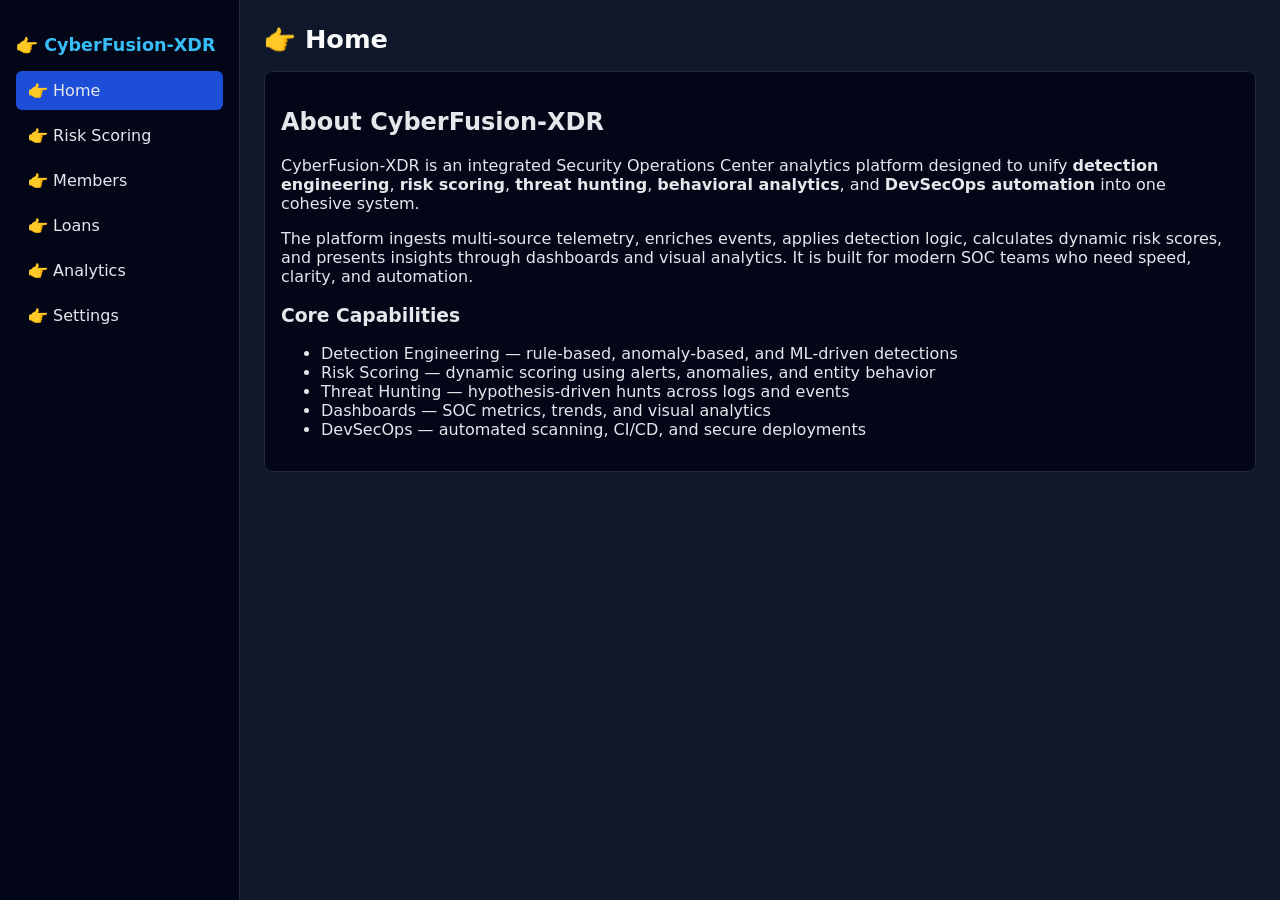
<file: frontend/index.html>
<!DOCTYPE html>
<html>
<head>
  <title>CyberFusion‑XDR | Home</title>
  <link rel="stylesheet" href="styles.css">
</head>
<body>

<div class="sidebar">
  <h2>👉 CyberFusion‑XDR</h2>
  <ul>
    <li class="active" data-target="index.html">👉 Home</li>
    <li data-target="risk-scoring.html">👉 Risk Scoring</li>
    <li data-target="members.html">👉 Members</li>
    <li data-target="loans.html">👉 Loans</li>
    <li data-target="analytics.html">👉 Analytics</li>
    <li data-target="settings.html">👉 Settings</li>
  </ul>
</div>

<div class="main">
  <h1>👉 Home</h1>
 <section>
  <h2>About CyberFusion‑XDR</h2>

  <p>
    CyberFusion‑XDR is an integrated Security Operations Center analytics platform designed to unify 
    <strong>detection engineering</strong>, <strong>risk scoring</strong>, <strong>threat hunting</strong>, 
    <strong>behavioral analytics</strong>, and <strong>DevSecOps automation</strong> into one cohesive system.
  </p>

  <p>
    The platform ingests multi‑source telemetry, enriches events, applies detection logic, calculates 
    dynamic risk scores, and presents insights through dashboards and visual analytics. It is built for 
    modern SOC teams who need speed, clarity, and automation.
  </p>

  <h3>Core Capabilities</h3>
  <ul>
    <li>Detection Engineering — rule‑based, anomaly‑based, and ML‑driven detections</li>
    <li>Risk Scoring — dynamic scoring using alerts, anomalies, and entity behavior</li>
    <li>Threat Hunting — hypothesis‑driven hunts across logs and events</li>
    <li>Dashboards — SOC metrics, trends, and visual analytics</li>
    <li>DevSecOps — automated scanning, CI/CD, and secure deployments</li>
  </ul>
</section>
</div>

<script src="script.js"></script>
</body>
</html>
</file>
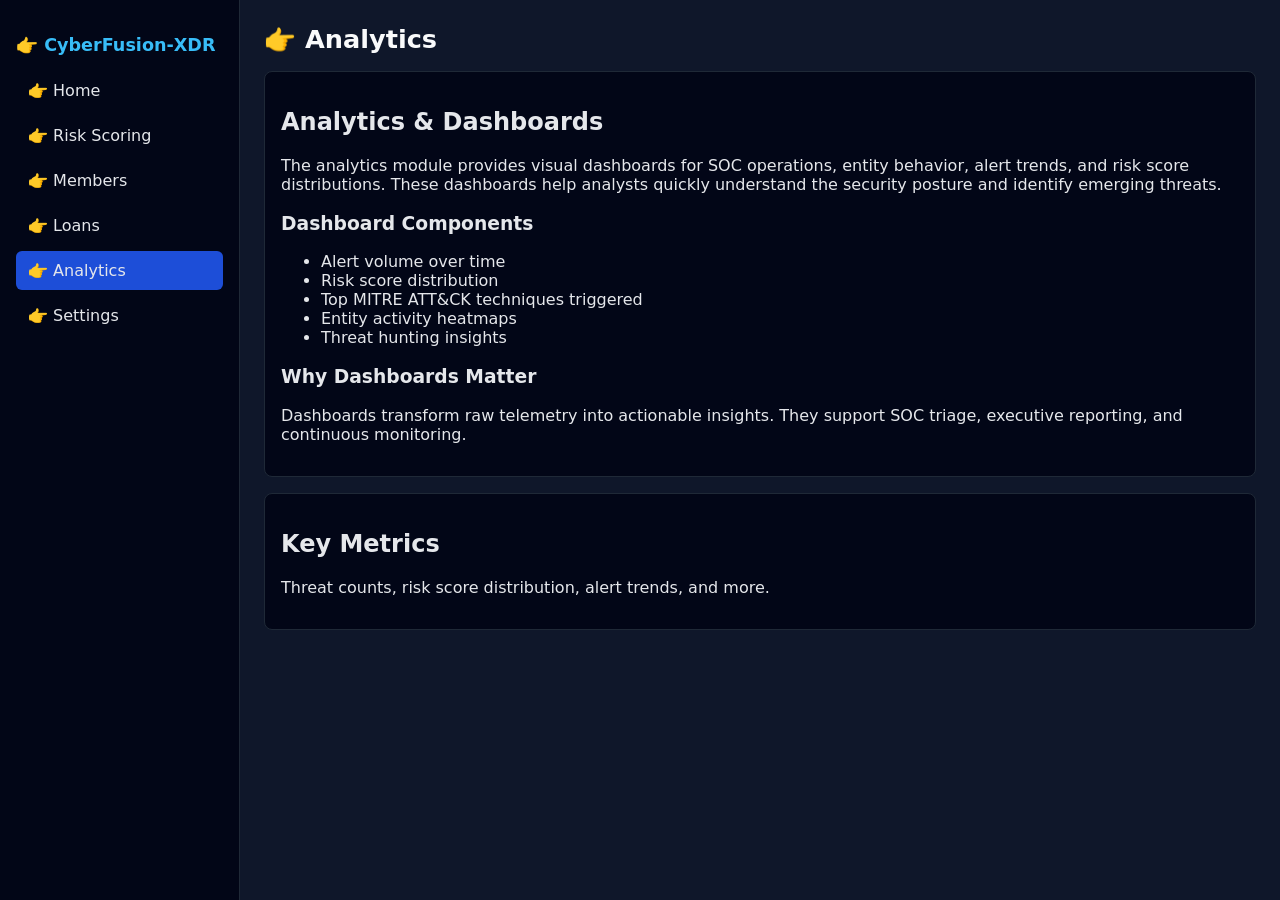
<file: frontend/analytics.html>
<!DOCTYPE html>
<html>
<head>
  <title>CyberFusion‑XDR | Analytics</title>
  <link rel="stylesheet" href="styles.css">
</head>
<body>

<div class="sidebar">
  <h2>👉 CyberFusion‑XDR</h2>
  <ul>
    <li data-target="index.html">👉 Home</li>
    <li data-target="risk-scoring.html">👉 Risk Scoring</li>
    <li data-target="members.html">👉 Members</li>
    <li data-target="loans.html">👉 Loans</li>
    <li class="active" data-target="analytics.html">👉 Analytics</li>
    <li data-target="settings.html">👉 Settings</li>
  </ul>
</div>
<div class="main">
  <h1>👉 Analytics</h1>
  <section>
  <h2>Analytics & Dashboards</h2>
  <p>
    The analytics module provides visual dashboards for SOC operations, entity behavior, alert trends, 
    and risk score distributions. These dashboards help analysts quickly understand the security posture 
    and identify emerging threats.
  </p>

  <h3>Dashboard Components</h3>
  <ul>
    <li>Alert volume over time</li>
    <li>Risk score distribution</li>
    <li>Top MITRE ATT&CK techniques triggered</li>
    <li>Entity activity heatmaps</li>
    <li>Threat hunting insights</li>
  </ul>

  <h3>Why Dashboards Matter</h3>
  <p>
    Dashboards transform raw telemetry into actionable insights. They support SOC triage, executive 
    reporting, and continuous monitoring.
  </p>
</section>

  <section>
    <h2>Key Metrics</h2>
    <p>Threat counts, risk score distribution, alert trends, and more.</p>
  </section>
</div>

<script src="script.js"></script>
</body>
</html>
</file>
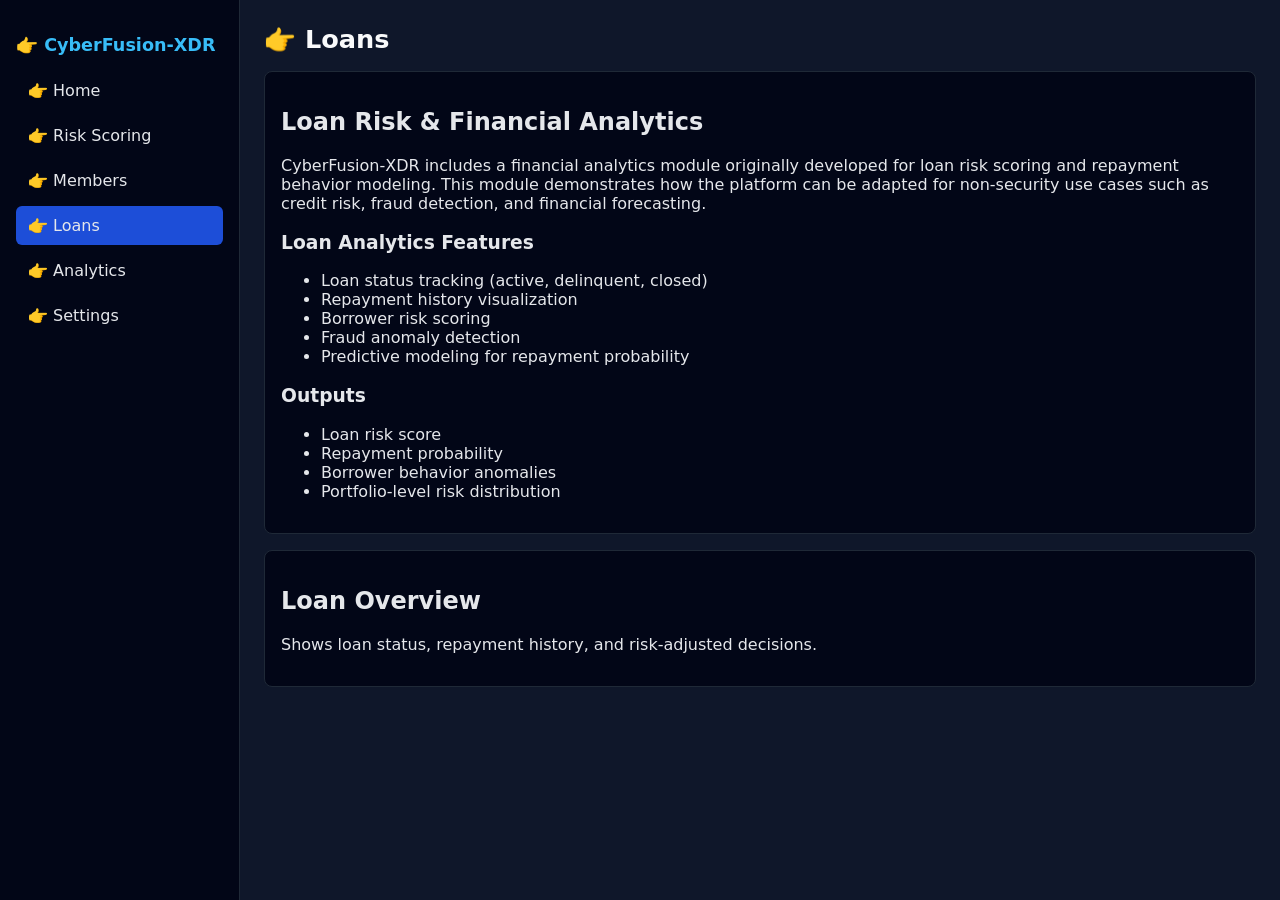
<file: frontend/loans.html>
<!DOCTYPE html>
<html>
<head>
  <title>CyberFusion‑XDR | Loans</title>
  <link rel="stylesheet" href="styles.css">
</head>
<body>

<div class="sidebar">
  <h2>👉 CyberFusion‑XDR</h2>
  <ul>
    <li data-target="index.html">👉 Home</li>
    <li data-target="risk-scoring.html">👉 Risk Scoring</li>
    <li data-target="members.html">👉 Members</li>
    <li class="active" data-target="loans.html">👉 Loans</li>
    <li data-target="analytics.html">👉 Analytics</li>
    <li data-target="settings.html">👉 Settings</li>
  </ul>
</div>

<div class="main">
  <h1>👉 Loans</h1>
  <section>
  <h2>Loan Risk & Financial Analytics</h2>
  <p>
    CyberFusion‑XDR includes a financial analytics module originally developed for loan risk scoring 
    and repayment behavior modeling. This module demonstrates how the platform can be adapted for 
    non‑security use cases such as credit risk, fraud detection, and financial forecasting.
  </p>

  <h3>Loan Analytics Features</h3>
  <ul>
    <li>Loan status tracking (active, delinquent, closed)</li>
    <li>Repayment history visualization</li>
    <li>Borrower risk scoring</li>
    <li>Fraud anomaly detection</li>
    <li>Predictive modeling for repayment probability</li>
  </ul>

  <h3>Outputs</h3>
  <ul>
    <li>Loan risk score</li>
    <li>Repayment probability</li>
    <li>Borrower behavior anomalies</li>
    <li>Portfolio‑level risk distribution</li>
  </ul>
</section>

  <section>
    <h2>Loan Overview</h2>
    <p>Shows loan status, repayment history, and risk‑adjusted decisions.</p>
  </section>
</div>

<script src="script.js"></script>
</body>
</html>
</file>
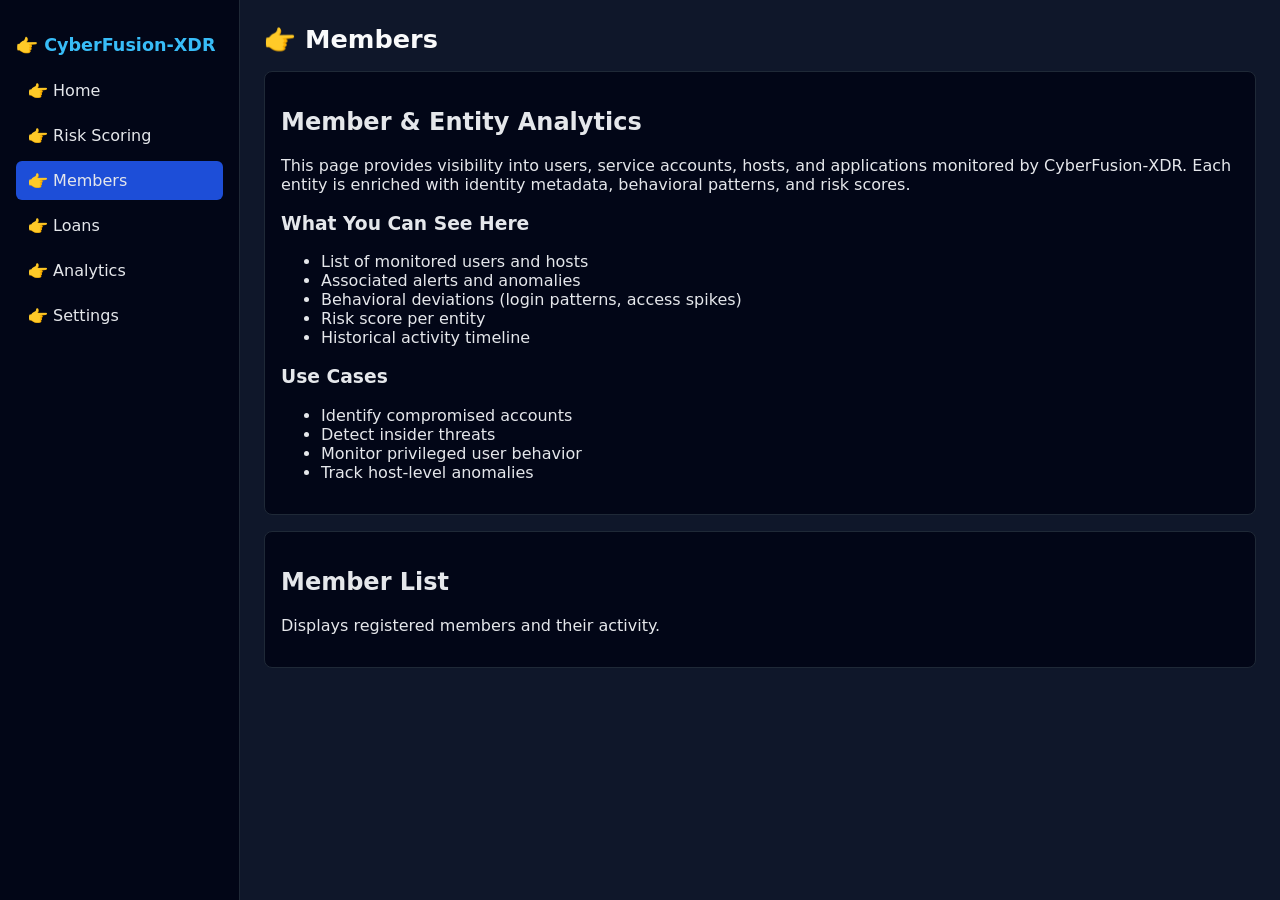
<file: frontend/members.html>
<!DOCTYPE html>
<html>
<head>
  <title>CyberFusion‑XDR | Members</title>
  <link rel="stylesheet" href="styles.css">
</head>
<body>

<div class="sidebar">
  <h2>👉 CyberFusion‑XDR</h2>
  <ul>
    <li data-target="index.html">👉 Home</li>
    <li data-target="risk-scoring.html">👉 Risk Scoring</li>
    <li class="active" data-target="members.html">👉 Members</li>
    <li data-target="loans.html">👉 Loans</li>
    <li data-target="analytics.html">👉 Analytics</li>
    <li data-target="settings.html">👉 Settings</li>
  </ul>
</div>

<div class="main">
  <h1>👉 Members</h1>
  <section>
  <h2>Member & Entity Analytics</h2>
  <p>
    This page provides visibility into users, service accounts, hosts, and applications monitored by 
    CyberFusion‑XDR. Each entity is enriched with identity metadata, behavioral patterns, and risk scores.
  </p>

  <h3>What You Can See Here</h3>
  <ul>
    <li>List of monitored users and hosts</li>
    <li>Associated alerts and anomalies</li>
    <li>Behavioral deviations (login patterns, access spikes)</li>
    <li>Risk score per entity</li>
    <li>Historical activity timeline</li>
  </ul>

  <h3>Use Cases</h3>
  <ul>
    <li>Identify compromised accounts</li>
    <li>Detect insider threats</li>
    <li>Monitor privileged user behavior</li>
    <li>Track host‑level anomalies</li>
  </ul>
</section>

  <section>
    <h2>Member List</h2>
    <p>Displays registered members and their activity.</p>
  </section>
</div>

<script src="script.js"></script>
</body>
</html>
</file>
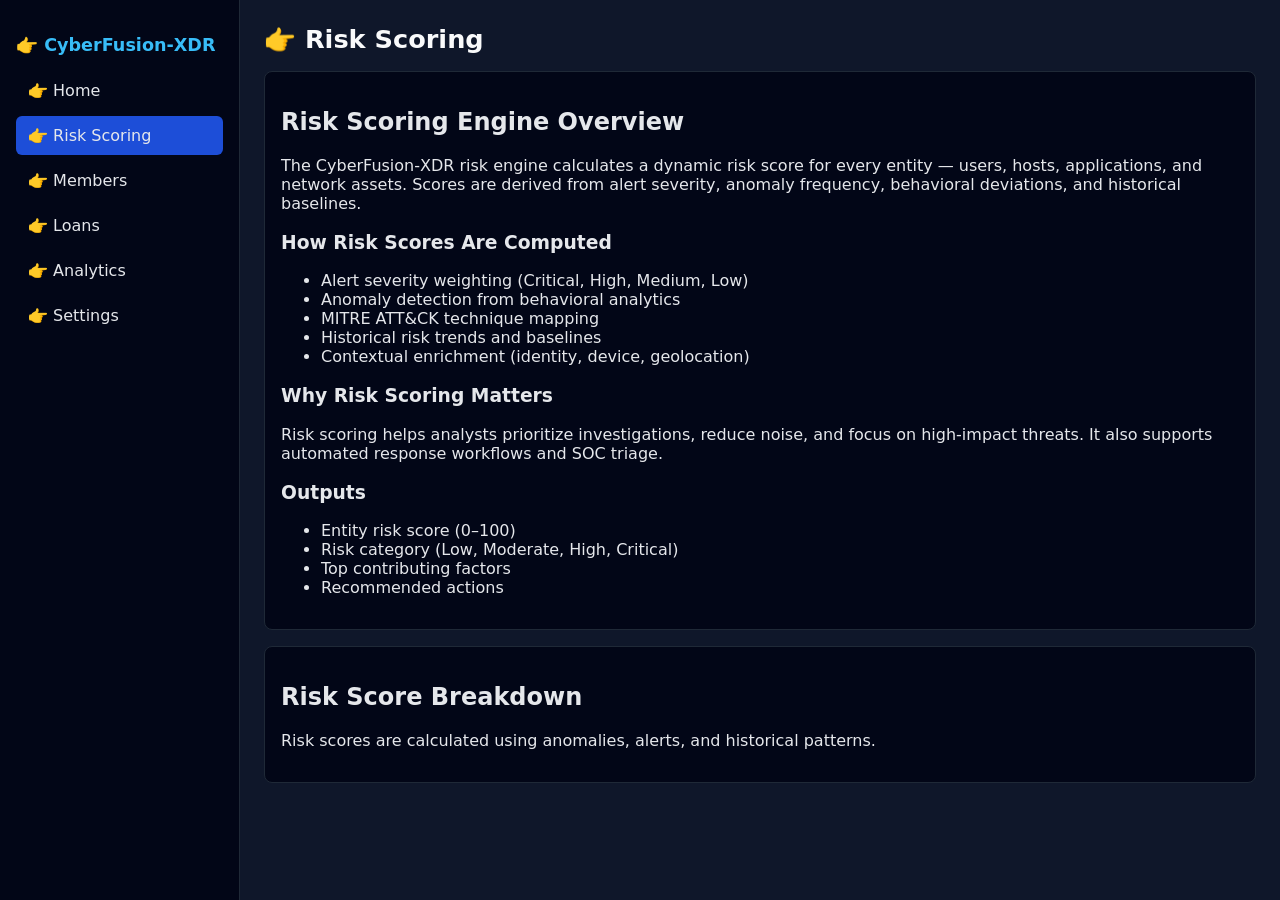
<file: frontend/risk-scoring.html>
<!DOCTYPE html>
<html>
<head>
  <title>CyberFusion‑XDR | Risk Scoring</title>
  <link rel="stylesheet" href="styles.css">
</head>
<body>

<div class="sidebar">
  <h2>👉 CyberFusion‑XDR</h2>
  <ul>
    <li data-target="index.html">👉 Home</li>
    <li class="active" data-target="risk-scoring.html">👉 Risk Scoring</li>
    <li data-target="members.html">👉 Members</li>
    <li data-target="loans.html">👉 Loans</li>
    <li data-target="analytics.html">👉 Analytics</li>
    <li data-target="settings.html">👉 Settings</li>
  </ul>
</div>

<div class="main">
  <h1>👉 Risk Scoring</h1>
  <section>
  <h2>Risk Scoring Engine Overview</h2>
  <p>
    The CyberFusion‑XDR risk engine calculates a dynamic risk score for every entity — users, hosts, 
    applications, and network assets. Scores are derived from alert severity, anomaly frequency, 
    behavioral deviations, and historical baselines.
  </p>

  <h3>How Risk Scores Are Computed</h3>
  <ul>
    <li>Alert severity weighting (Critical, High, Medium, Low)</li>
    <li>Anomaly detection from behavioral analytics</li>
    <li>MITRE ATT&CK technique mapping</li>
    <li>Historical risk trends and baselines</li>
    <li>Contextual enrichment (identity, device, geolocation)</li>
  </ul>

  <h3>Why Risk Scoring Matters</h3>
  <p>
    Risk scoring helps analysts prioritize investigations, reduce noise, and focus on high‑impact threats. 
    It also supports automated response workflows and SOC triage.
  </p>

  <h3>Outputs</h3>
  <ul>
    <li>Entity risk score (0–100)</li>
    <li>Risk category (Low, Moderate, High, Critical)</li>
    <li>Top contributing factors</li>
    <li>Recommended actions</li>
  </ul>
</section>

  <section>
    <h2>Risk Score Breakdown</h2>
    <p>Risk scores are calculated using anomalies, alerts, and historical patterns.</p>
  </section>
</div>

<script src="script.js"></script>
</body>
</html>
</file>
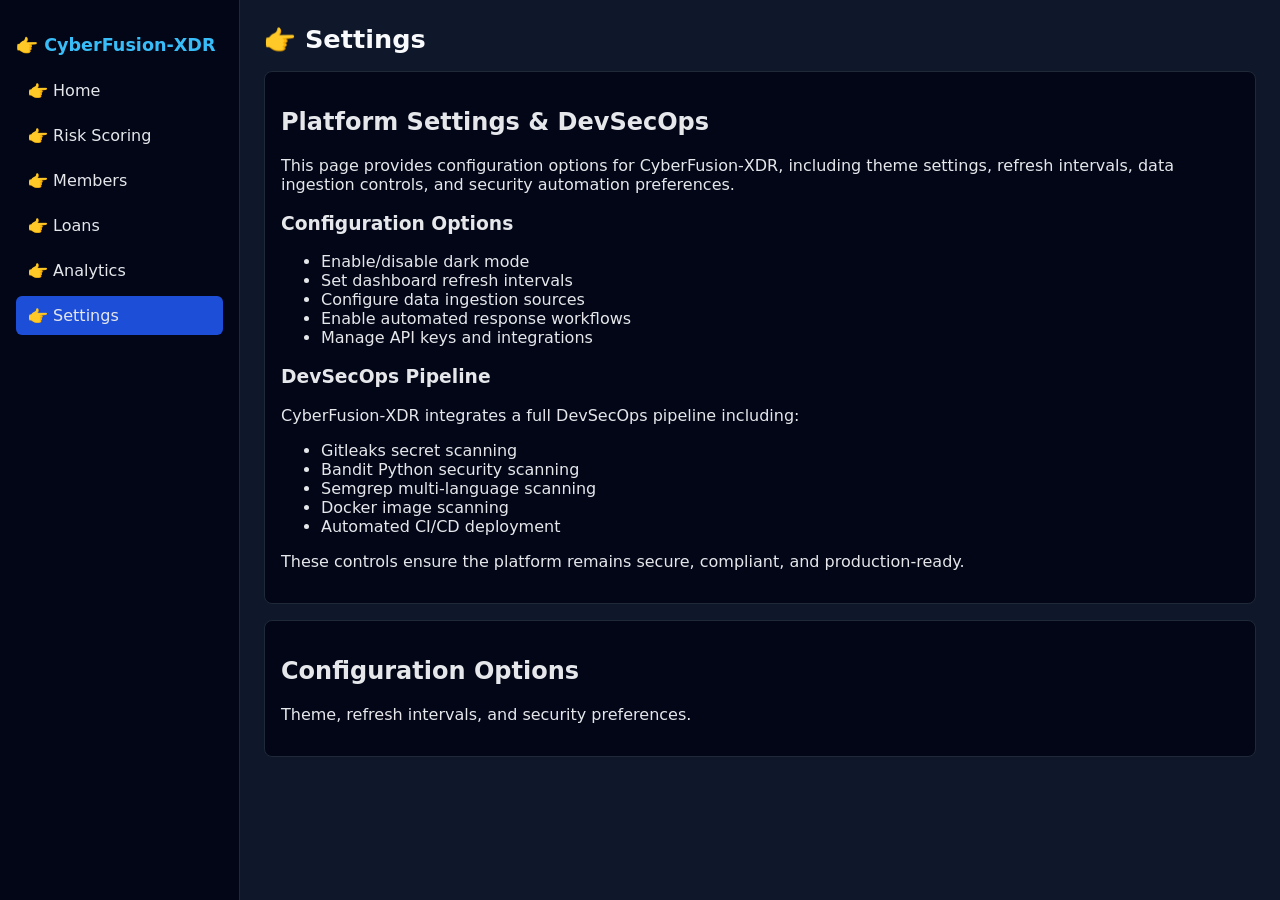
<file: frontend/settings.html>
<!DOCTYPE html>
<html>
<head>
  <title>CyberFusion‑XDR | Settings</title>
  <link rel="stylesheet" href="styles.css">
</head>
<body>

<div class="sidebar">
  <h2>👉 CyberFusion‑XDR</h2>
  <ul>
    <li data-target="index.html">👉 Home</li>
    <li data-target="risk-scoring.html">👉 Risk Scoring</li>
    <li data-target="members.html">👉 Members</li>
    <li data-target="loans.html">👉 Loans</li>
    <li data-target="analytics.html">👉 Analytics</li>
    <li class="active" data-target="settings.html">👉 Settings</li>
  </ul>
</div>

<div class="main">
  <h1>👉 Settings</h1>
  <section>
  <h2>Platform Settings & DevSecOps</h2>
  <p>
    This page provides configuration options for CyberFusion‑XDR, including theme settings, refresh 
    intervals, data ingestion controls, and security automation preferences.
  </p>

  <h3>Configuration Options</h3>
  <ul>
    <li>Enable/disable dark mode</li>
    <li>Set dashboard refresh intervals</li>
    <li>Configure data ingestion sources</li>
    <li>Enable automated response workflows</li>
    <li>Manage API keys and integrations</li>
  </ul>

  <h3>DevSecOps Pipeline</h3>
  <p>
    CyberFusion‑XDR integrates a full DevSecOps pipeline including:
  </p>
  <ul>
    <li>Gitleaks secret scanning</li>
    <li>Bandit Python security scanning</li>
    <li>Semgrep multi‑language scanning</li>
    <li>Docker image scanning</li>
    <li>Automated CI/CD deployment</li>
  </ul>

  <p>
    These controls ensure the platform remains secure, compliant, and production‑ready.
  </p>
</section>

  <section>
    <h2>Configuration Options</h2>
    <p>Theme, refresh intervals, and security preferences.</p>
  </section>
</div>

<script src="script.js"></script>
</body>
</html>
</file>
<file: frontend/styles.css>
body {
  margin: 0;
  font-family: system-ui, -apple-system, BlinkMacSystemFont, "Segoe UI", sans-serif;
  background-color: #0f172a;
  color: #e5e7eb;
  display: flex;
}

/* Sidebar */
.sidebar {
  width: 240px;
  background: #020617;
  border-right: 1px solid #1f2937;
  padding: 20px 16px;
  box-sizing: border-box;
  height: 100vh;
}

.sidebar h2 {
  color: #38bdf8;
  font-size: 1.1rem;
  margin-bottom: 16px;
}

.sidebar ul {
  list-style: none;
  padding: 0;
  margin: 0;
}

.sidebar li {
  padding: 10px 12px;
  margin-bottom: 6px;
  border-radius: 6px;
  cursor: pointer;
  color: #e5e7eb;
  display: flex;
  align-items: center;
  gap: 8px;
}

.sidebar li:hover {
  background: #0f172a;
}

.sidebar li.active {
  background: #1d4ed8;
}

/* Main content */
.main {
  flex: 1;
  padding: 24px;
  box-sizing: border-box;
}

/* Page title */
.main h1 {
  margin-top: 0;
  font-size: 1.6rem;
  color: #f9fafb;
}

/* Sections */
section {
  margin-top: 16px;
  padding: 16px;
  border-radius: 8px;
  background: #020617;
  border: 1px solid #1f2937;
}
</file>
